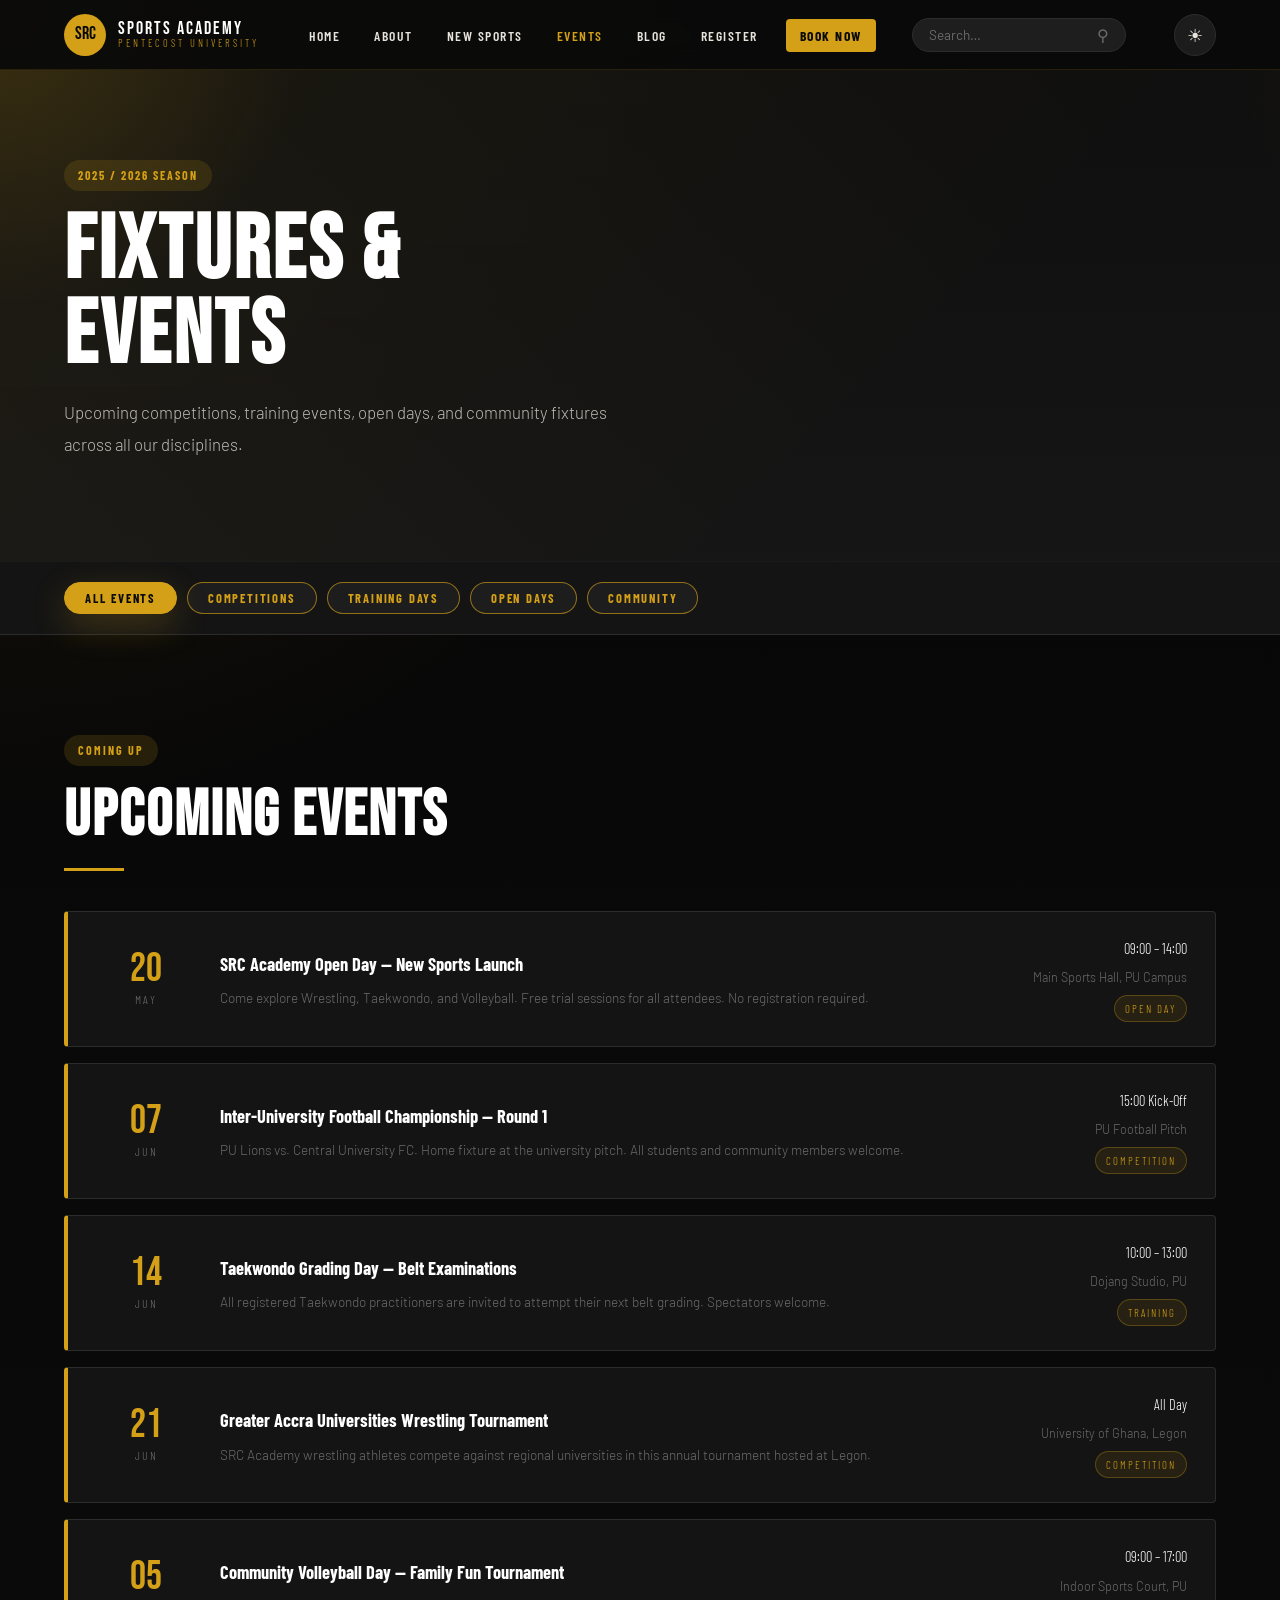
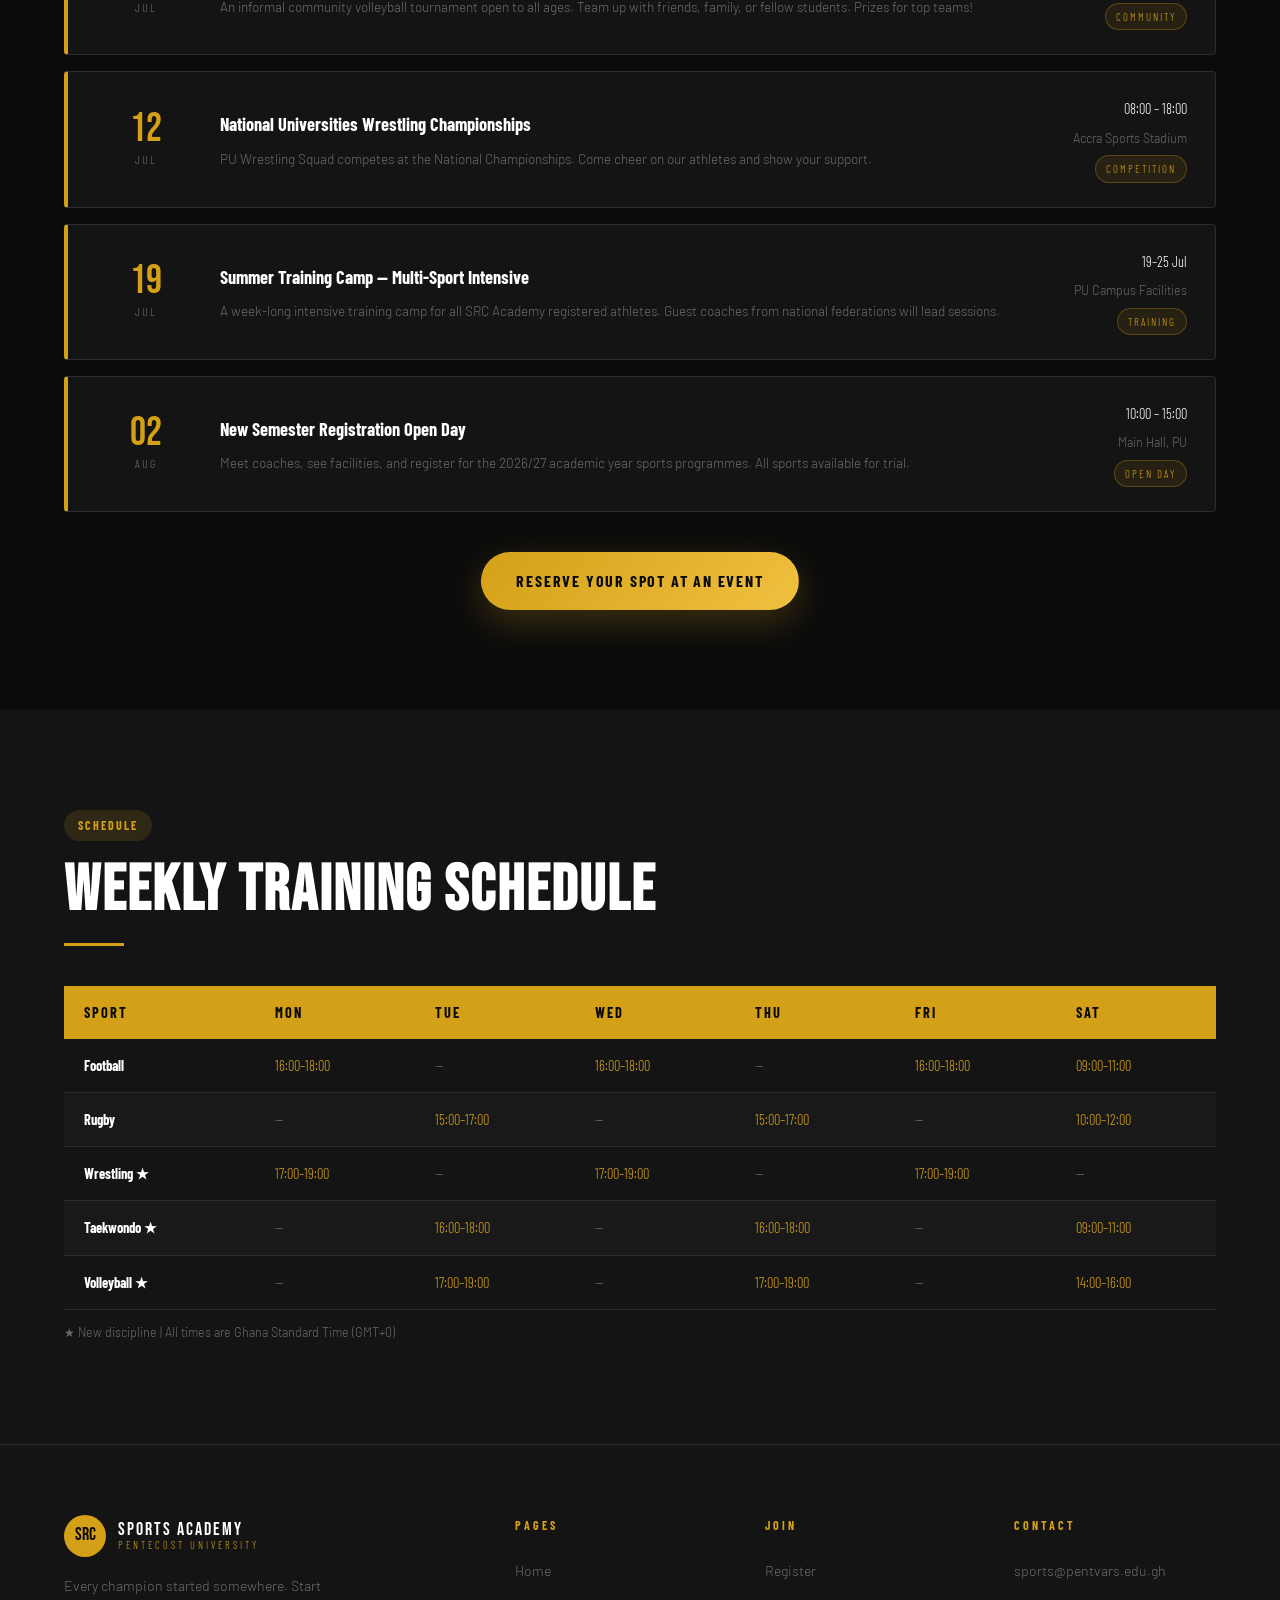
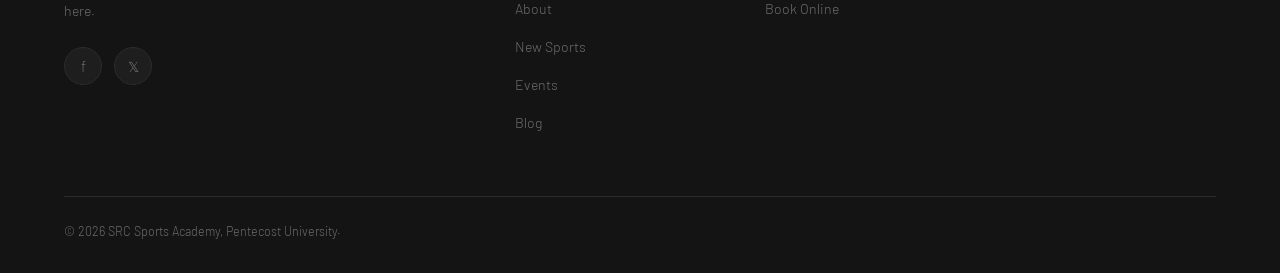
<file: events.html>
<!DOCTYPE html>
<html lang="en">
<head>
  <meta charset="UTF-8" />
  <meta name="viewport" content="width=device-width, initial-scale=1.0" />
  <meta name="description" content="Upcoming sports events, fixtures, schedules and competitions at SRC Sports Academy." />
  <title>Events | SRC Sports Academy</title>
  <link rel="stylesheet" href="style.css" />
</head>
<body>

  <a class="skip-link" href="#main-content">Skip to main content</a>

  <nav class="navbar" role="navigation" aria-label="Main navigation">
    <div class="container nav-inner">
      <a class="nav-logo" href="index.html" aria-label="SRC Sports Academy Home">
        <div class="nav-logo-icon">SRC</div>
        <div class="nav-logo-text"><span>Sports Academy</span><span>Pentecost University</span></div>
      </a>
      <ul class="nav-links" role="menubar">
        <li><a href="index.html">Home</a></li>
        <li><a href="about.html">About</a></li>
        <li><a href="sports.html">New Sports</a></li>
        <li><a href="events.html" class="active">Events</a></li>
        <li><a href="blog.html">Blog</a></li>
        <li><a href="register.html">Register</a></li>
        <li><a href="book.html" class="book-cta">Book Now</a></li>
      </ul>
      <div class="nav-search" role="search">
        <label for="site-search" class="sr-only">Search</label>
        <input type="search" id="site-search" placeholder="Search…" aria-label="Search" />
        <button type="button" aria-label="Search">&#9906;</button>
      </div>
      <button type="button" class="theme-toggle" aria-label="Toggle dark and light mode">☾</button>
      <button class="hamburger" id="hamburger" aria-label="Toggle mobile menu" aria-expanded="false">
        <span></span><span></span><span></span>
      </button>
    </div>
  </nav>

  <div class="mobile-nav" id="mobile-nav">
    <a href="index.html">Home</a>
    <a href="about.html">About</a>
    <a href="sports.html">New Sports</a>
    <a href="events.html">Events</a>
    <a href="blog.html">Blog</a>
    <a href="register.html">Register</a>
    <a href="book.html" class="book-cta-mob">Book Now →</a>
  </div>

  <main id="main-content">

    <section class="page-hero" aria-label="Events page header">
      <div class="page-hero-bg" aria-hidden="true"></div>
      <div class="page-hero-pattern" aria-hidden="true"></div>
      <div class="container">
        <span class="tag fade-up">2025 / 2026 Season</span>
        <h1 class="page-title fade-up delay-1">Fixtures &amp;<br>Events</h1>
        <p class="page-subtitle fade-up delay-2">Upcoming competitions, training events, open days, and community fixtures across all our disciplines.</p>
      </div>
    </section>

    <!-- FILTER BAR -->
    <div style="background:var(--dark2);border-bottom:1px solid var(--mid);padding:20px 0;" role="navigation" aria-label="Event category filter">
      <div class="container" style="display:flex;gap:10px;flex-wrap:wrap;">
        <button class="filter-btn active btn" style="padding:8px 20px;font-size:0.78rem;" data-filter="all" aria-pressed="true">All Events</button>
        <button class="filter-btn btn btn-outline" style="padding:8px 20px;font-size:0.78rem;" data-filter="competition" aria-pressed="false">Competitions</button>
        <button class="filter-btn btn btn-outline" style="padding:8px 20px;font-size:0.78rem;" data-filter="training" aria-pressed="false">Training Days</button>
        <button class="filter-btn btn btn-outline" style="padding:8px 20px;font-size:0.78rem;" data-filter="openday" aria-pressed="false">Open Days</button>
        <button class="filter-btn btn btn-outline" style="padding:8px 20px;font-size:0.78rem;" data-filter="community" aria-pressed="false">Community</button>
      </div>
    </div>

    <!-- UPCOMING EVENTS -->
    <section class="section-pad" aria-labelledby="events-heading">
      <div class="container">
        <span class="tag">Coming Up</span>
        <h2 class="section-title" id="events-heading">Upcoming Events</h2>
        <div class="divider"></div>

        <div class="events-list" id="events-list" role="list">

          <article class="event-item" role="listitem" data-category="openday">
            <div class="event-date" aria-label="May 20">
              <div class="event-day">20</div>
              <div class="event-month">May</div>
            </div>
            <div class="event-info">
              <h3>SRC Academy Open Day — New Sports Launch</h3>
              <p>Come explore Wrestling, Taekwondo, and Volleyball. Free trial sessions for all attendees. No registration required.</p>
            </div>
            <div class="event-meta">
              <span class="event-time">09:00 – 14:00</span>
              <span class="event-venue">Main Sports Hall, PU Campus</span>
              <span class="event-badge">Open Day</span>
            </div>
          </article>

          <article class="event-item" role="listitem" data-category="competition">
            <div class="event-date" aria-label="June 7">
              <div class="event-day">07</div>
              <div class="event-month">Jun</div>
            </div>
            <div class="event-info">
              <h3>Inter-University Football Championship — Round 1</h3>
              <p>PU Lions vs. Central University FC. Home fixture at the university pitch. All students and community members welcome.</p>
            </div>
            <div class="event-meta">
              <span class="event-time">15:00 Kick-Off</span>
              <span class="event-venue">PU Football Pitch</span>
              <span class="event-badge">Competition</span>
            </div>
          </article>

          <article class="event-item" role="listitem" data-category="training">
            <div class="event-date" aria-label="June 14">
              <div class="event-day">14</div>
              <div class="event-month">Jun</div>
            </div>
            <div class="event-info">
              <h3>Taekwondo Grading Day — Belt Examinations</h3>
              <p>All registered Taekwondo practitioners are invited to attempt their next belt grading. Spectators welcome.</p>
            </div>
            <div class="event-meta">
              <span class="event-time">10:00 – 13:00</span>
              <span class="event-venue">Dojang Studio, PU</span>
              <span class="event-badge">Training</span>
            </div>
          </article>

          <article class="event-item" role="listitem" data-category="competition">
            <div class="event-date" aria-label="June 21">
              <div class="event-day">21</div>
              <div class="event-month">Jun</div>
            </div>
            <div class="event-info">
              <h3>Greater Accra Universities Wrestling Tournament</h3>
              <p>SRC Academy wrestling athletes compete against regional universities in this annual tournament hosted at Legon.</p>
            </div>
            <div class="event-meta">
              <span class="event-time">All Day</span>
              <span class="event-venue">University of Ghana, Legon</span>
              <span class="event-badge">Competition</span>
            </div>
          </article>

          <article class="event-item" role="listitem" data-category="community">
            <div class="event-date" aria-label="July 5">
              <div class="event-day">05</div>
              <div class="event-month">Jul</div>
            </div>
            <div class="event-info">
              <h3>Community Volleyball Day — Family Fun Tournament</h3>
              <p>An informal community volleyball tournament open to all ages. Team up with friends, family, or fellow students. Prizes for top teams!</p>
            </div>
            <div class="event-meta">
              <span class="event-time">09:00 – 17:00</span>
              <span class="event-venue">Indoor Sports Court, PU</span>
              <span class="event-badge">Community</span>
            </div>
          </article>

          <article class="event-item" role="listitem" data-category="competition">
            <div class="event-date" aria-label="July 12">
              <div class="event-day">12</div>
              <div class="event-month">Jul</div>
            </div>
            <div class="event-info">
              <h3>National Universities Wrestling Championships</h3>
              <p>PU Wrestling Squad competes at the National Championships. Come cheer on our athletes and show your support.</p>
            </div>
            <div class="event-meta">
              <span class="event-time">08:00 – 18:00</span>
              <span class="event-venue">Accra Sports Stadium</span>
              <span class="event-badge">Competition</span>
            </div>
          </article>

          <article class="event-item" role="listitem" data-category="training">
            <div class="event-date" aria-label="July 19">
              <div class="event-day">19</div>
              <div class="event-month">Jul</div>
            </div>
            <div class="event-info">
              <h3>Summer Training Camp — Multi-Sport Intensive</h3>
              <p>A week-long intensive training camp for all SRC Academy registered athletes. Guest coaches from national federations will lead sessions.</p>
            </div>
            <div class="event-meta">
              <span class="event-time">19–25 Jul</span>
              <span class="event-venue">PU Campus Facilities</span>
              <span class="event-badge">Training</span>
            </div>
          </article>

          <article class="event-item" role="listitem" data-category="openday">
            <div class="event-date" aria-label="August 2">
              <div class="event-day">02</div>
              <div class="event-month">Aug</div>
            </div>
            <div class="event-info">
              <h3>New Semester Registration Open Day</h3>
              <p>Meet coaches, see facilities, and register for the 2026/27 academic year sports programmes. All sports available for trial.</p>
            </div>
            <div class="event-meta">
              <span class="event-time">10:00 – 15:00</span>
              <span class="event-venue">Main Hall, PU</span>
              <span class="event-badge">Open Day</span>
            </div>
          </article>

        </div>

        <div style="text-align:center;margin-top:40px;">
          <a href="book.html" class="btn btn-gold">Reserve Your Spot at an Event</a>
        </div>
      </div>
    </section>

    <!-- FIXTURES TABLE -->
    <section class="section-pad" style="background:var(--dark2);" aria-labelledby="fixtures-heading">
      <div class="container">
        <span class="tag">Schedule</span>
        <h2 class="section-title" id="fixtures-heading">Weekly Training Schedule</h2>
        <div class="divider"></div>
        <div style="overflow-x:auto;" role="region" aria-label="Weekly training schedule table">
          <table style="width:100%;border-collapse:collapse;font-family:var(--font-cond);font-size:0.9rem;" aria-label="Training timetable">
            <thead>
              <tr style="background:var(--gold);color:var(--dark);">
                <th scope="col" style="padding:14px 20px;text-align:left;letter-spacing:2px;text-transform:uppercase;">Sport</th>
                <th scope="col" style="padding:14px 20px;text-align:left;letter-spacing:2px;text-transform:uppercase;">Mon</th>
                <th scope="col" style="padding:14px 20px;text-align:left;letter-spacing:2px;text-transform:uppercase;">Tue</th>
                <th scope="col" style="padding:14px 20px;text-align:left;letter-spacing:2px;text-transform:uppercase;">Wed</th>
                <th scope="col" style="padding:14px 20px;text-align:left;letter-spacing:2px;text-transform:uppercase;">Thu</th>
                <th scope="col" style="padding:14px 20px;text-align:left;letter-spacing:2px;text-transform:uppercase;">Fri</th>
                <th scope="col" style="padding:14px 20px;text-align:left;letter-spacing:2px;text-transform:uppercase;">Sat</th>
              </tr>
            </thead>
            <tbody>
              <tr style="border-bottom:1px solid var(--mid);">
                <td style="padding:14px 20px;color:var(--white);font-weight:700;">Football</td>
                <td style="padding:14px 20px;color:var(--gold);">16:00–18:00</td>
                <td style="padding:14px 20px;color:var(--grey);">—</td>
                <td style="padding:14px 20px;color:var(--gold);">16:00–18:00</td>
                <td style="padding:14px 20px;color:var(--grey);">—</td>
                <td style="padding:14px 20px;color:var(--gold);">16:00–18:00</td>
                <td style="padding:14px 20px;color:var(--gold);">09:00–11:00</td>
              </tr>
              <tr style="border-bottom:1px solid var(--mid);background:rgba(255,255,255,0.02);">
                <td style="padding:14px 20px;color:var(--white);font-weight:700;">Rugby</td>
                <td style="padding:14px 20px;color:var(--grey);">—</td>
                <td style="padding:14px 20px;color:var(--gold);">15:00–17:00</td>
                <td style="padding:14px 20px;color:var(--grey);">—</td>
                <td style="padding:14px 20px;color:var(--gold);">15:00–17:00</td>
                <td style="padding:14px 20px;color:var(--grey);">—</td>
                <td style="padding:14px 20px;color:var(--gold);">10:00–12:00</td>
              </tr>
              <tr style="border-bottom:1px solid var(--mid);">
                <td style="padding:14px 20px;color:var(--white);font-weight:700;">Wrestling ★</td>
                <td style="padding:14px 20px;color:var(--gold);">17:00–19:00</td>
                <td style="padding:14px 20px;color:var(--grey);">—</td>
                <td style="padding:14px 20px;color:var(--gold);">17:00–19:00</td>
                <td style="padding:14px 20px;color:var(--grey);">—</td>
                <td style="padding:14px 20px;color:var(--gold);">17:00–19:00</td>
                <td style="padding:14px 20px;color:var(--grey);">—</td>
              </tr>
              <tr style="border-bottom:1px solid var(--mid);background:rgba(255,255,255,0.02);">
                <td style="padding:14px 20px;color:var(--white);font-weight:700;">Taekwondo ★</td>
                <td style="padding:14px 20px;color:var(--grey);">—</td>
                <td style="padding:14px 20px;color:var(--gold);">16:00–18:00</td>
                <td style="padding:14px 20px;color:var(--grey);">—</td>
                <td style="padding:14px 20px;color:var(--gold);">16:00–18:00</td>
                <td style="padding:14px 20px;color:var(--grey);">—</td>
                <td style="padding:14px 20px;color:var(--gold);">09:00–11:00</td>
              </tr>
              <tr style="border-bottom:1px solid var(--mid);">
                <td style="padding:14px 20px;color:var(--white);font-weight:700;">Volleyball ★</td>
                <td style="padding:14px 20px;color:var(--grey);">—</td>
                <td style="padding:14px 20px;color:var(--gold);">17:00–19:00</td>
                <td style="padding:14px 20px;color:var(--grey);">—</td>
                <td style="padding:14px 20px;color:var(--gold);">17:00–19:00</td>
                <td style="padding:14px 20px;color:var(--grey);">—</td>
                <td style="padding:14px 20px;color:var(--gold);">14:00–16:00</td>
              </tr>
            </tbody>
          </table>
          <p style="font-size:0.78rem;color:var(--grey);margin-top:12px;">★ New discipline | All times are Ghana Standard Time (GMT+0)</p>
        </div>
      </div>
    </section>

  </main>

  <footer role="contentinfo">
    <div class="container">
      <div class="footer-grid">
        <div class="footer-brand">
          <div class="nav-logo">
            <div class="nav-logo-icon">SRC</div>
            <div class="nav-logo-text"><span>Sports Academy</span><span>Pentecost University</span></div>
          </div>
          <p>Every champion started somewhere. Start here.</p>
          <div class="social-icons" aria-label="Social media links">
            <a href="#" class="social-icon" aria-label="Facebook">f</a>
            <a href="#" class="social-icon" aria-label="Twitter">𝕏</a>
          </div>
        </div>
        <div class="footer-col"><h4>Pages</h4><ul>
          <li><a href="index.html">Home</a></li>
          <li><a href="about.html">About</a></li>
          <li><a href="sports.html">New Sports</a></li>
          <li><a href="events.html">Events</a></li>
          <li><a href="blog.html">Blog</a></li>
        </ul></div>
        <div class="footer-col"><h4>Join</h4><ul>
          <li><a href="register.html">Register</a></li>
          <li><a href="book.html">Book Online</a></li>
        </ul></div>
        <div class="footer-col"><h4>Contact</h4><ul>
          <li><a href="mailto:sports@pentvars.edu.gh">sports@pentvars.edu.gh</a></li>
        </ul></div>
      </div>
      <div class="footer-bottom">
        <p class="footer-copy">&copy; 2026 SRC Sports Academy, Pentecost University.</p>
      </div>
    </div>
  </footer>

  <script src="https://code.jquery.com/jquery-3.7.1.min.js"
          integrity="sha256-/JqT3SQfawRcv/BIHPThkBvs0OEvtFFmqPF/lYI/Cxo=" crossorigin="anonymous"></script>
  <script>
  document.addEventListener('DOMContentLoaded', function () {
    const hamburger = document.getElementById('hamburger');
    const mobileNav = document.getElementById('mobile-nav');
    const filterButtons = document.querySelectorAll('.filter-btn');
    const eventItems = document.querySelectorAll('.event-item');

    if (hamburger && mobileNav) {
      hamburger.addEventListener('click', function () {
        mobileNav.classList.toggle('open');
        hamburger.classList.toggle('open');
        hamburger.setAttribute('aria-expanded', mobileNav.classList.contains('open'));
      });
    }

    function updateEventFilter(filter) {
      filterButtons.forEach((btn) => {
        btn.classList.toggle('btn-gold', btn.dataset.filter === filter);
        btn.classList.toggle('btn-outline', btn.dataset.filter !== filter);
        btn.setAttribute('aria-pressed', btn.dataset.filter === filter ? 'true' : 'false');
      });

      eventItems.forEach((item) => {
        const show = filter === 'all' || item.dataset.category === filter;
        item.style.display = show ? '' : 'none';
      });
    }

    filterButtons.forEach((button) => {
      button.addEventListener('click', function () {
        updateEventFilter(this.dataset.filter);
      });
    });

    updateEventFilter('all');
  });
  </script>
  <style>
    .filter-btn { cursor:pointer; }
    .filter-btn.btn-gold { background:var(--gold);color:var(--dark);border-color:var(--gold); }
  </style>
  <script src="theme-toggle.js"></script>
</body>
</html>
</file>
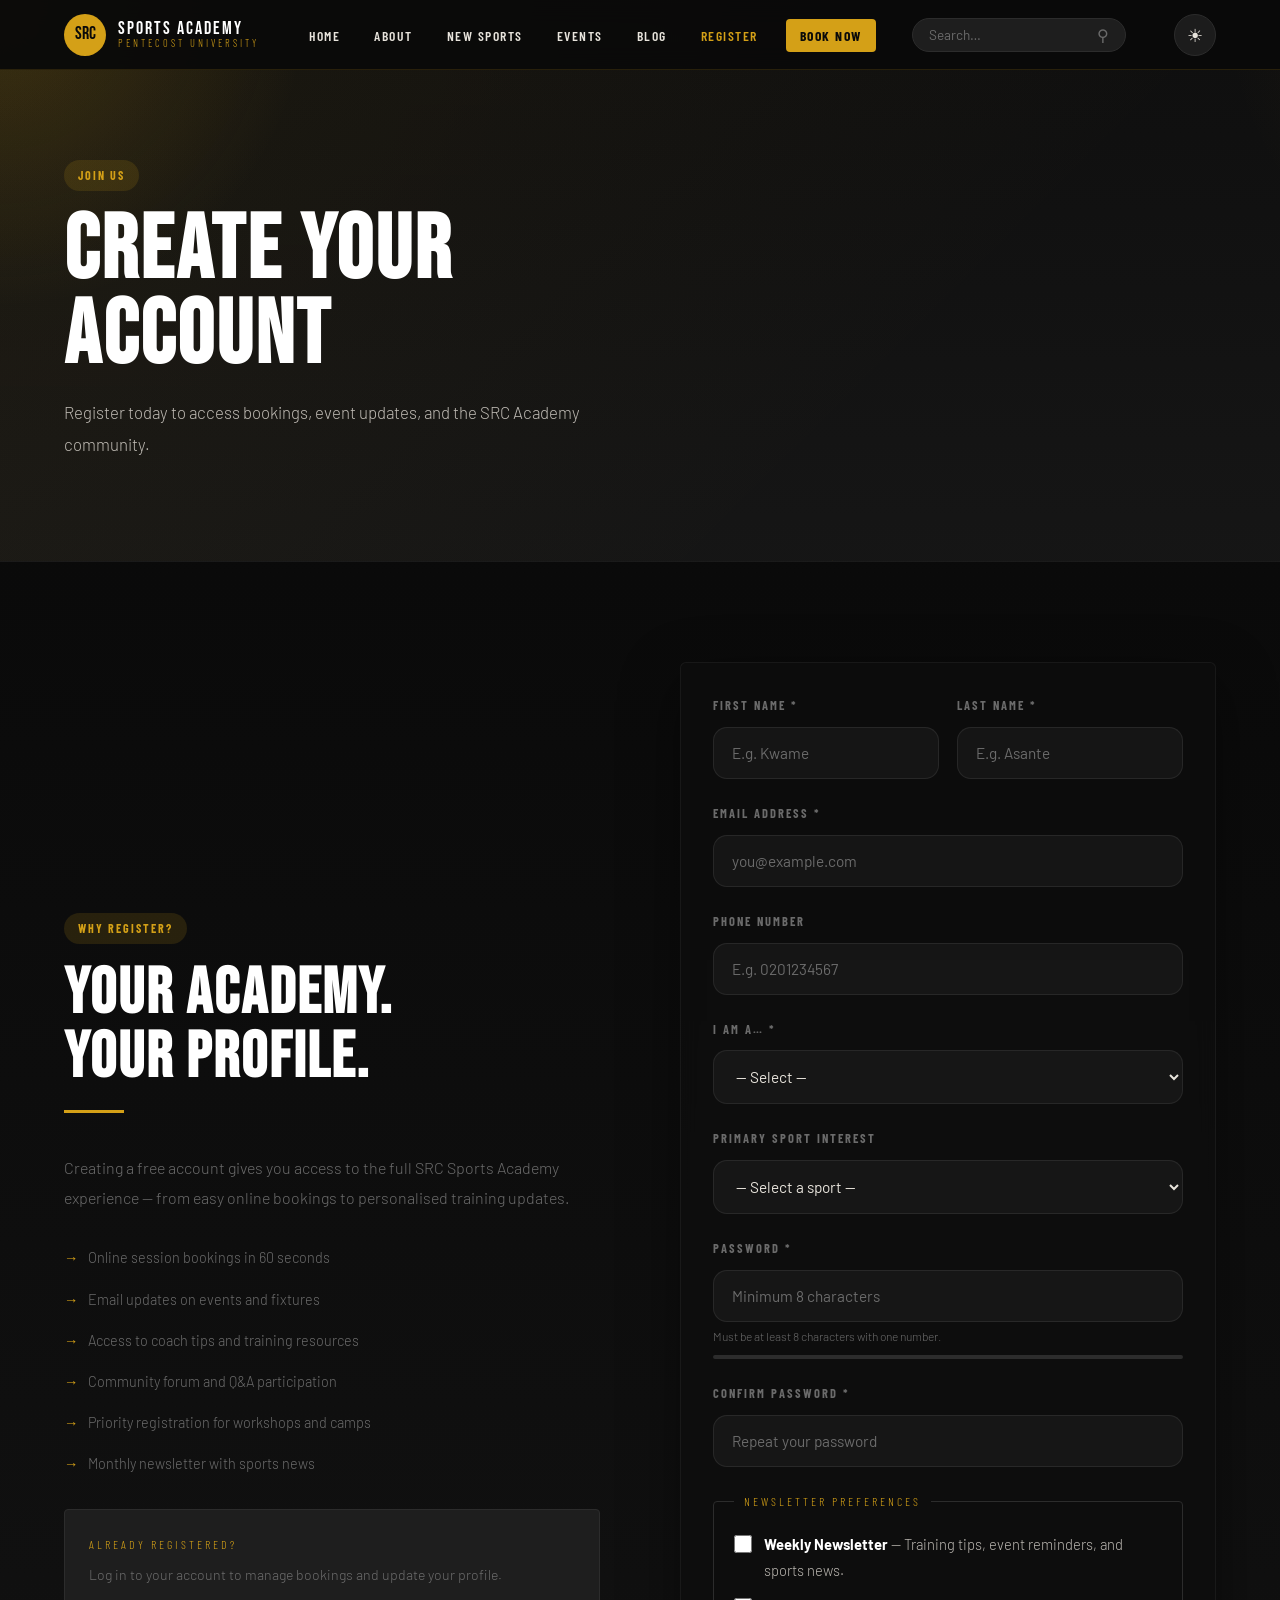
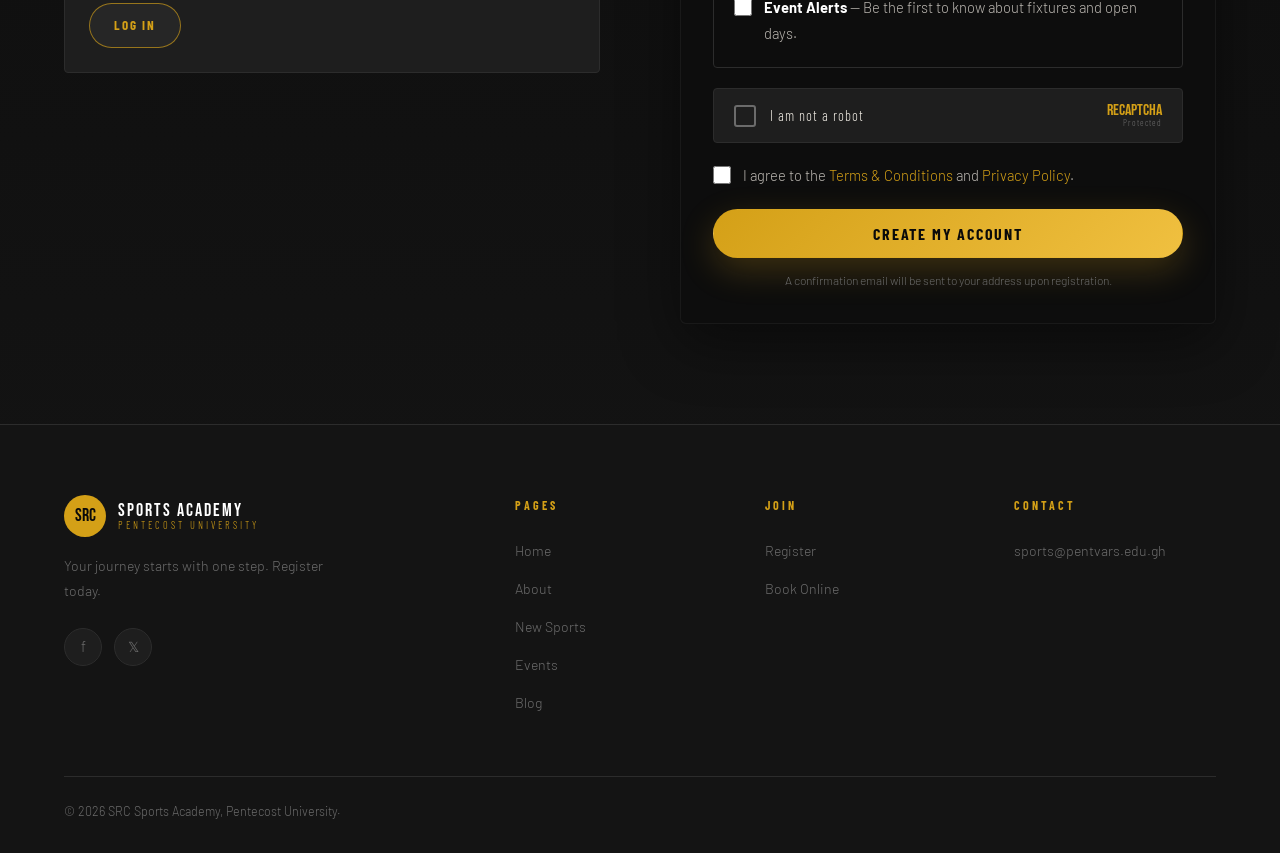
<file: register.html>
<!DOCTYPE html>
<html lang="en">
<head>
  <meta charset="UTF-8" />
  <meta name="viewport" content="width=device-width, initial-scale=1.0" />
  <meta name="description" content="Register with SRC Sports Academy — create your account and subscribe to our newsletter." />
  <title>Register | SRC Sports Academy</title>
  <link rel="stylesheet" href="style.css" />
</head>
<body>

  <a class="skip-link" href="#main-content">Skip to main content</a>

  <nav class="navbar" role="navigation" aria-label="Main navigation">
    <div class="container nav-inner">
      <a class="nav-logo" href="index.html" aria-label="SRC Sports Academy Home">
        <div class="nav-logo-icon">SRC</div>
        <div class="nav-logo-text"><span>Sports Academy</span><span>Pentecost University</span></div>
      </a>
      <ul class="nav-links" role="menubar">
        <li><a href="index.html">Home</a></li>
        <li><a href="about.html">About</a></li>
        <li><a href="sports.html">New Sports</a></li>
        <li><a href="events.html">Events</a></li>
        <li><a href="blog.html">Blog</a></li>
        <li><a href="register.html" class="active">Register</a></li>
        <li><a href="book.html" class="book-cta">Book Now</a></li>
      </ul>
      <div class="nav-search" role="search">
        <label for="site-search" class="sr-only">Search</label>
        <input type="search" id="site-search" placeholder="Search…" aria-label="Search" />
        <button type="button" aria-label="Search">&#9906;</button>
      </div>
      <button type="button" class="theme-toggle" aria-label="Toggle dark and light mode">☾</button>
      <button class="hamburger" id="hamburger" aria-label="Toggle mobile menu" aria-expanded="false">
        <span></span><span></span><span></span>
      </button>
    </div>
  </nav>

  <div class="mobile-nav" id="mobile-nav">
    <a href="index.html">Home</a>
    <a href="about.html">About</a>
    <a href="sports.html">New Sports</a>
    <a href="events.html">Events</a>
    <a href="blog.html">Blog</a>
    <a href="register.html">Register</a>
    <a href="book.html" class="book-cta-mob">Book Now →</a>
  </div>

  <main id="main-content">

    <section class="page-hero" aria-label="Register page header">
      <div class="page-hero-bg" aria-hidden="true"></div>
      <div class="page-hero-pattern" aria-hidden="true"></div>
      <div class="container">
        <span class="tag fade-up">Join Us</span>
        <h1 class="page-title fade-up delay-1">Create Your<br>Account</h1>
        <p class="page-subtitle fade-up delay-2">Register today to access bookings, event updates, and the SRC Academy community.</p>
      </div>
    </section>

    <!-- REGISTER SECTION -->
    <section class="form-section section-pad" aria-labelledby="reg-heading">
      <div class="container">
        <div class="reg-layout">

          <!-- LEFT: Benefits -->
          <div>
            <span class="tag">Why Register?</span>
            <h2 class="section-title" id="reg-heading">Your Academy.<br>Your Profile.</h2>
            <div class="divider"></div>
            <p style="color:var(--grey);line-height:1.9;margin-bottom:16px;">
              Creating a free account gives you access to the full SRC Sports Academy experience — from easy online bookings to personalised training updates.
            </p>
            <ul class="reg-features" aria-label="Benefits of registering">
              <li>Online session bookings in 60 seconds</li>
              <li>Email updates on events and fixtures</li>
              <li>Access to coach tips and training resources</li>
              <li>Community forum and Q&amp;A participation</li>
              <li>Priority registration for workshops and camps</li>
              <li>Monthly newsletter with sports news</li>
            </ul>
            <div style="background:var(--dark3);border:1px solid var(--mid);border-radius:var(--radius);padding:24px;margin-top:24px;">
              <div style="font-family:var(--font-cond);font-size:0.75rem;letter-spacing:3px;text-transform:uppercase;color:var(--gold);margin-bottom:8px;">Already registered?</div>
              <p style="font-size:0.88rem;color:var(--grey);">Log in to your account to manage bookings and update your profile.</p>
              <a href="#" class="btn btn-outline" style="margin-top:16px;padding:10px 24px;font-size:0.82rem;">Log In</a>
            </div>
          </div>

          <!-- RIGHT: Form -->
          <div class="form-wrap" style="max-width:100%;">
            <form id="reg-form" novalidate aria-label="User registration form" autocomplete="on">

              <div class="form-row">
                <div class="form-group">
                  <label class="form-label" for="first-name">First Name <span aria-hidden="true">*</span></label>
                  <input class="form-input" type="text" id="first-name" name="first_name"
                         placeholder="E.g. Kwame" required aria-required="true"
                         autocomplete="given-name" />
                  <div class="form-error" id="fn-err" role="alert">Enter your first name.</div>
                </div>
                <div class="form-group">
                  <label class="form-label" for="last-name">Last Name <span aria-hidden="true">*</span></label>
                  <input class="form-input" type="text" id="last-name" name="last_name"
                         placeholder="E.g. Asante" required aria-required="true"
                         autocomplete="family-name" />
                  <div class="form-error" id="ln-err" role="alert">Enter your last name.</div>
                </div>
              </div>

              <div class="form-group">
                <label class="form-label" for="email">Email Address <span aria-hidden="true">*</span></label>
                <input class="form-input" type="email" id="email" name="email"
                       placeholder="you@example.com" required aria-required="true"
                       autocomplete="email" />
                <div class="form-error" id="em-err" role="alert">Enter a valid email address.</div>
              </div>

              <div class="form-group">
                <label class="form-label" for="phone">Phone Number</label>
                <input class="form-input" type="tel" id="phone" name="phone"
                       placeholder="E.g. 0201234567" autocomplete="tel" />
              </div>

              <div class="form-group">
                <label class="form-label" for="user-type">I am a… <span aria-hidden="true">*</span></label>
                <select class="form-select" id="user-type" name="user_type" required aria-required="true">
                  <option value="">— Select —</option>
                  <option value="student">Pentecost University Student</option>
                  <option value="staff">University Staff Member</option>
                  <option value="community">Community Member</option>
                  <option value="parent">Parent / Guardian</option>
                </select>
                <div class="form-error" id="ut-err" role="alert">Please select your user type.</div>
              </div>

              <div class="form-group" id="student-id-group" style="display:none;">
                <label class="form-label" for="student-id">Student ID</label>
                <input class="form-input" type="text" id="student-id" name="student_id"
                       placeholder="E.g. PU/L200/2024/001" />
              </div>

              <div class="form-group">
                <label class="form-label" for="sport-interest">Primary Sport Interest</label>
                <select class="form-select" id="sport-interest" name="sport">
                  <option value="">— Select a sport —</option>
                  <optgroup label="Existing Sports">
                    <option>Football</option>
                    <option>Rugby</option>
                    <option>Gym Workout</option>
                    <option>Table Tennis</option>
                    <option>Handball</option>
                    <option>Gymnastics</option>
                  </optgroup>
                  <optgroup label="New Sports">
                    <option>Wrestling</option>
                    <option>Taekwondo</option>
                    <option>Volleyball</option>
                  </optgroup>
                </select>
              </div>

              <div class="form-group">
                <label class="form-label" for="password">Password <span aria-hidden="true">*</span></label>
                <input class="form-input" type="password" id="password" name="password"
                       placeholder="Minimum 8 characters" required aria-required="true"
                       autocomplete="new-password" aria-describedby="pw-hint" />
                <div id="pw-hint" style="font-size:0.75rem;color:var(--grey);margin-top:4px;">
                  Must be at least 8 characters with one number.
                </div>
                <div class="form-error" id="pw-err" role="alert">Password must be at least 8 characters with a number.</div>
                <div id="pw-strength" style="margin-top:8px;height:4px;background:var(--mid);border-radius:2px;overflow:hidden;">
                  <div id="pw-bar" style="height:100%;width:0;background:var(--gold);transition:width 0.3s,background 0.3s;"></div>
                </div>
              </div>

              <div class="form-group">
                <label class="form-label" for="confirm-password">Confirm Password <span aria-hidden="true">*</span></label>
                <input class="form-input" type="password" id="confirm-password" name="confirm_password"
                       placeholder="Repeat your password" required aria-required="true"
                       autocomplete="new-password" />
                <div class="form-error" id="cp-err" role="alert">Passwords do not match.</div>
              </div>

              <!-- Newsletter Subscription -->
              <fieldset style="border:1px solid var(--mid);border-radius:var(--radius);padding:20px;margin-bottom:20px;">
                <legend style="font-family:var(--font-cond);font-size:0.75rem;letter-spacing:3px;text-transform:uppercase;color:var(--gold);padding:0 10px;">Newsletter Preferences</legend>
                <div class="checkbox-group" style="margin-bottom:12px;">
                  <input type="checkbox" id="nl-weekly" name="newsletter_weekly" />
                  <label class="checkbox-label" for="nl-weekly">
                    <strong style="color:var(--white);">Weekly Newsletter</strong> — Training tips, event reminders, and sports news.
                  </label>
                </div>
                <div class="checkbox-group">
                  <input type="checkbox" id="nl-events" name="newsletter_events" />
                  <label class="checkbox-label" for="nl-events">
                    <strong style="color:var(--white);">Event Alerts</strong> — Be the first to know about fixtures and open days.
                  </label>
                </div>
              </fieldset>

              <!-- CAPTCHA -->
              <div class="captcha-box" id="captcha-box" role="checkbox" aria-checked="false" tabindex="0"
                   aria-label="I am not a robot — click to verify">
                <div class="captcha-check" id="captcha-check">
                  <span id="captcha-tick" style="display:none;color:var(--dark);font-weight:900;">✓</span>
                </div>
                <span class="captcha-label">I am not a robot</span>
                <div class="captcha-logo">
                  reCAPTCHA<br><small>Protected</small>
                </div>
              </div>
              <div class="form-error" id="cap-err" role="alert">Please complete the CAPTCHA verification.</div>

              <!-- Terms -->
              <div class="checkbox-group" style="margin:20px 0;">
                <input type="checkbox" id="terms" name="terms" required aria-required="true" />
                <label class="checkbox-label" for="terms">
                  I agree to the <a href="#">Terms &amp; Conditions</a> and <a href="#">Privacy Policy</a>.
                </label>
              </div>
              <div class="form-error" id="terms-err" role="alert">You must accept the terms to continue.</div>

              <button type="submit" class="btn btn-gold" style="width:100%;font-size:1rem;"
                      aria-describedby="reg-hint">Create My Account</button>
              <p id="reg-hint" style="font-size:0.75rem;color:var(--grey);text-align:center;margin-top:12px;">
                A confirmation email will be sent to your address upon registration.
              </p>

              <div class="form-success" id="reg-success" role="status">
                ✓ Account created successfully! Check your inbox for a confirmation email.
              </div>

            </form>
          </div>
        </div>
      </div>
    </section>

  </main>

  <footer role="contentinfo">
    <div class="container">
      <div class="footer-grid">
        <div class="footer-brand">
          <div class="nav-logo">
            <div class="nav-logo-icon">SRC</div>
            <div class="nav-logo-text"><span>Sports Academy</span><span>Pentecost University</span></div>
          </div>
          <p>Your journey starts with one step. Register today.</p>
          <div class="social-icons" aria-label="Social media links">
            <a href="#" class="social-icon" aria-label="Facebook">f</a>
            <a href="#" class="social-icon" aria-label="Twitter">𝕏</a>
          </div>
        </div>
        <div class="footer-col"><h4>Pages</h4><ul>
          <li><a href="index.html">Home</a></li>
          <li><a href="about.html">About</a></li>
          <li><a href="sports.html">New Sports</a></li>
          <li><a href="events.html">Events</a></li>
          <li><a href="blog.html">Blog</a></li>
        </ul></div>
        <div class="footer-col"><h4>Join</h4><ul>
          <li><a href="register.html">Register</a></li>
          <li><a href="book.html">Book Online</a></li>
        </ul></div>
        <div class="footer-col"><h4>Contact</h4><ul>
          <li><a href="mailto:sports@pentvars.edu.gh">sports@pentvars.edu.gh</a></li>
        </ul></div>
      </div>
      <div class="footer-bottom">
        <p class="footer-copy">&copy; 2026 SRC Sports Academy, Pentecost University.</p>
      </div>
    </div>
  </footer>

  <script src="https://code.jquery.com/jquery-3.7.1.min.js"
          integrity="sha256-/JqT3SQfawRcv/BIHPThkBvs0OEvtFFmqPF/lYI/Cxo=" crossorigin="anonymous"></script>
  <script>
  $(function () {
    /* Hamburger */
    $('#hamburger').on('click', function () {
      $('#mobile-nav, #hamburger').toggleClass('open');
      $(this).attr('aria-expanded', $('#mobile-nav').hasClass('open'));
    });

    /* Show student ID field when student selected */
    $('#user-type').on('change', function () {
      if ($(this).val() === 'student') {
        $('#student-id-group').slideDown(200);
      } else {
        $('#student-id-group').slideUp(200);
      }
    });

    /* Password strength meter */
    $('#password').on('input', function () {
      const val = $(this).val();
      let strength = 0;
      if (val.length >= 8)  strength += 33;
      if (/\d/.test(val))   strength += 33;
      if (/[A-Z]/.test(val)) strength += 34;
      $('#pw-bar').css('width', strength + '%');
      if (strength < 40)      $('#pw-bar').css('background', '#C0392B');
      else if (strength < 80) $('#pw-bar').css('background', '#F0C040');
      else                    $('#pw-bar').css('background', '#27AE60');
    });

    /* CAPTCHA simulation */
    let captchaDone = false;
    $('#captcha-box').on('click keypress', function (e) {
      if (e.type === 'keypress' && e.which !== 13) return;
      captchaDone = true;
      $('#captcha-check').addClass('checked');
      $('#captcha-tick').show();
      $(this).attr('aria-checked', 'true');
    });

    /* Validation helpers */
    function validate(id, errId, test) {
      const $el = $('#' + id);
      if (!test($el.val())) {
        $el.addClass('invalid');
        $('#' + errId).show();
        return false;
      }
      $el.removeClass('invalid');
      $('#' + errId).hide();
      return true;
    }

    /* Registration Form Submit */
    $('#reg-form').on('submit', function (e) {
      e.preventDefault();
      let ok = true;
      ok = validate('first-name', 'fn-err', v => v.trim().length > 0) && ok;
      ok = validate('last-name',  'ln-err', v => v.trim().length > 0) && ok;
      ok = validate('email', 'em-err', v => /^[^\s@]+@[^\s@]+\.[^\s@]+$/.test(v)) && ok;
      ok = validate('user-type', 'ut-err', v => v.trim().length > 0) && ok;
      ok = validate('password', 'pw-err', v => v.length >= 8 && /\d/.test(v)) && ok;
      const pw = $('#password').val();
      const cp = $('#confirm-password').val();
      if (pw !== cp || !cp) {
        $('#confirm-password').addClass('invalid');
        $('#cp-err').show();
        ok = false;
      } else {
        $('#confirm-password').removeClass('invalid');
        $('#cp-err').hide();
      }
      if (!captchaDone) { $('#cap-err').show(); ok = false; }
      else               { $('#cap-err').hide(); }
      if (!$('#terms').is(':checked')) { $('#terms-err').show(); ok = false; }
      else                              { $('#terms-err').hide(); }

      if (ok) {
        const $btn = $(this).find('button[type=submit]');
        $btn.prop('disabled', true).text('Creating Account…');
        setTimeout(() => {
          $('#reg-success').show();
          this.reset();
          captchaDone = false;
          $('#captcha-check').removeClass('checked');
          $('#captcha-tick').hide();
          $('#captcha-box').attr('aria-checked', 'false');
          $('#pw-bar').css('width', '0');
          $btn.prop('disabled', false).text('Create My Account');
          $('html,body').animate({ scrollTop: $('#reg-success').offset().top - 100 }, 400);
        }, 1000);
      }
    });
  });
  </script>
  <script src="theme-toggle.js"></script>
</body>
</html>
</file>
<file: style.css>
/* ============================================================
   SRC SPORTS ACADEMY — EXTERNAL STYLESHEET
   Pentecost University | Level 200 Web Design Project
   ============================================================ */

@import url('https://fonts.googleapis.com/css2?family=Bebas+Neue&family=Barlow:ital,wght@0,300;0,400;0,600;0,700;1,300&family=Barlow+Condensed:wght@400;600;700&display=swap');

/* ── CSS Variables ─────────────────────────────────────── */
:root {
  --gold:    #D4A017;
  --gold-lt: #F0C040;
  --dark:    #0A0A0A;
  --dark2:   #141414;
  --dark3:   #1E1E1E;
  --mid:     #2C2C2C;
  --grey:    #6B6B6B;
  --light:   #E8E4DC;
  --white:   #FFFFFF;
  --red:     #C0392B;

  --font-display: 'Bebas Neue', sans-serif;
  --font-cond:    'Barlow Condensed', sans-serif;
  --font-body:    'Barlow', sans-serif;

  --nav-h: 70px;
  --radius: 4px;
  --transition: 0.3s ease;
  --shadow: 0 8px 40px rgba(0,0,0,0.5);
  --bg: radial-gradient(circle at top left, rgba(212,160,23,0.12), transparent 22%), linear-gradient(180deg, #060606 0%, #0f0f0f 100%);
  --surface: var(--dark2);
  --surface-strong: var(--dark3);
  --surface-soft: rgba(255,255,255,0.04);
  --border-color: var(--mid);
  --text: var(--light);
  --text-muted: var(--grey);
  --card-border: rgba(255,255,255,0.06);
}

body.light-mode {
  --dark: #f4f3ee;
  --dark2: #fbf9f4;
  --dark3: #ffffff;
  --mid: #d7c2a0;
  --grey: #6b6b6b;
  --light: #1a1a1a;
  --white: #111111;
  --text: #111111;
  --text-muted: #5d5d5d;
  --bg: radial-gradient(circle at top left, rgba(212,160,23,0.18), transparent 24%), linear-gradient(180deg, #fbf7f0 0%, #ede7db 100%);
  --surface: var(--dark2);
  --surface-strong: var(--dark3);
  --surface-soft: rgba(0,0,0,0.03);
  --border-color: rgba(0,0,0,0.12);
  --card-border: rgba(0,0,0,0.08);
}

body.light-mode .form-wrap {
  background: rgba(255,255,255,0.92);
  border-color: rgba(0,0,0,0.08);
  box-shadow: 0 18px 60px rgba(0,0,0,0.08);
}
body.light-mode .form-input,
body.light-mode .form-select,
body.light-mode .form-textarea {
  background: rgba(0,0,0,0.04);
  border-color: rgba(0,0,0,0.08);
  color: var(--text);
}
body.light-mode .form-input::placeholder,
body.light-mode .form-textarea::placeholder {
  color: var(--grey);
}
body.light-mode .hero-overlay {
  background: linear-gradient(135deg, rgba(20,20,20,0.60) 40%, rgba(212,160,23,0.12) 100%);
}
body.light-mode .sport-card-overlay {
  background: linear-gradient(to top, rgba(15,15,15,0.92) 0%, rgba(25,25,25,0.55) 60%);
}
body.light-mode .sport-name {
  color: #FFFFFF;
  text-shadow: 0 2px 8px rgba(0,0,0,0.4);
}
body.light-mode .sport-tag {
  color: #FFD700;
  text-shadow: 0 1px 4px rgba(0,0,0,0.3);
}
body.light-mode .sport-book {
  color: #FFFFFF;
  text-shadow: 0 1px 4px rgba(0,0,0,0.3);
}
body.light-mode .hero-title {
  color: #FFFFFF;
}
body.light-mode .hero-title em {
  color: #FFD700;
}


/* ── Reset ─────────────────────────────────────────────── */
*, *::before, *::after { box-sizing: border-box; margin: 0; padding: 0; }
html { scroll-behavior: smooth; }
body {
  min-height: 100vh;
  background: var(--bg);
  color: var(--text);
  font-family: var(--font-body);
  font-weight: 300;
  font-size: 1rem;
  line-height: 1.75;
  overflow-x: hidden;
}
img { max-width: 100%; display: block; }
a { color: inherit; text-decoration: none; transition: color var(--transition); }
a:hover { color: var(--gold); }
ul { list-style: none; }
button, input, textarea, select {
  font-family: var(--font-body);
  outline: none;
  border: none;
  background: none;
}
button:focus-visible,
input:focus-visible,
textarea:focus-visible,
select:focus-visible {
  outline: 3px solid rgba(212,160,23,0.35);
  outline-offset: 3px;
}

/* ── Utility ───────────────────────────────────────────── */
.container        { max-width: 1200px; margin: 0 auto; padding: 0 24px; }
.section-pad      { padding: 100px 0; }
.section-pad-sm   { padding: 60px 0; }
.text-gold        { color: var(--gold); }
.text-center      { text-align: center; }
.btn {
  display: inline-flex;
  align-items: center;
  justify-content: center;
  padding: 14px 34px;
  font-family: var(--font-cond);
  font-size: 1rem;
  font-weight: 700;
  letter-spacing: 1.8px;
  text-transform: uppercase;
  cursor: pointer;
  border-radius: 999px;
  transition: transform var(--transition), box-shadow var(--transition), background var(--transition), color var(--transition);
  border: 1px solid transparent;
}
.btn-gold {
  background: linear-gradient(135deg, var(--gold), var(--gold-lt));
  color: var(--dark);
  box-shadow: 0 12px 35px rgba(212,160,23,0.24);
}
.btn-gold:hover {
  background: linear-gradient(135deg, #f3cf6f, #ffe493);
  transform: translateY(-3px);
}
.btn-outline {
  border: 1px solid rgba(212,160,23,0.65);
  color: var(--gold);
  background: rgba(255,255,255,0.04);
}
.btn-outline:hover {
  background: rgba(212,160,23,0.12);
  color: var(--gold);
  transform: translateY(-2px);
}
.btn svg,
.btn-icon { margin-left: 10px; }
.tag {
  display: inline-block;
  padding: 5px 14px;
  background: rgba(212,160,23,0.14);
  color: var(--gold);
  font-family: var(--font-cond);
  font-size: 0.75rem;
  font-weight: 700;
  letter-spacing: 2px;
  text-transform: uppercase;
  border-radius: 999px;
  margin-bottom: 18px;
}
.section-title {
  font-family: var(--font-display);
  font-size: clamp(2.4rem, 5vw, 4rem);
  line-height: 1;
  letter-spacing: 2px;
  color: var(--white);
  margin-bottom: 16px;
}
.section-sub {
  font-size: 1.05rem;
  color: var(--grey);
  max-width: 600px;
  line-height: 1.8;
}
.divider {
  width: 60px; height: 3px;
  background: var(--gold);
  margin: 20px 0 40px;
}
.divider.center { margin: 20px auto 40px; }
.sr-only {
  position: absolute; width: 1px; height: 1px;
  padding: 0; margin: -1px; overflow: hidden;
  clip: rect(0,0,0,0); border: 0;
}

/* ── Skip Link (Accessibility) ─────────────────────────── */
.skip-link {
  position: absolute;
  top: -50px; left: 16px;
  background: var(--gold);
  color: var(--dark);
  padding: 10px 20px;
  font-weight: 700;
  z-index: 9999;
  border-radius: 0 0 4px 4px;
  transition: top 0.2s;
}
.skip-link:focus { top: 0; }

/* ── NAVIGATION ────────────────────────────────────────── */
.navbar {
  position: fixed; top: 0; left: 0; right: 0;
  height: var(--nav-h);
  background: rgba(10,10,10,0.95);
  backdrop-filter: blur(12px);
  border-bottom: 1px solid rgba(212,160,23,0.15);
  z-index: 1000;
  display: flex;
  align-items: center;
}
.nav-inner {
  display: flex; align-items: center;
  justify-content: space-between;
  width: 100%;
}
.nav-logo {
  display: flex; align-items: center; gap: 12px;
}
.nav-logo-icon {
  width: 42px; height: 42px;
  background: var(--gold);
  border-radius: 50%;
  display: flex; align-items: center; justify-content: center;
  font-family: var(--font-display);
  font-size: 1.1rem;
  color: var(--dark);
  flex-shrink: 0;
}
.nav-logo-text {
  display: flex; flex-direction: column;
  line-height: 1.1;
}
.nav-logo-text span:first-child {
  font-family: var(--font-display);
  font-size: 1.1rem;
  letter-spacing: 2px;
  color: var(--white);
}
.nav-logo-text span:last-child {
  font-family: var(--font-cond);
  font-size: 0.65rem;
  letter-spacing: 3px;
  color: var(--gold);
  text-transform: uppercase;
}
.nav-links {
  display: flex; align-items: center; gap: 6px;
}
.nav-links a {
  font-family: var(--font-cond);
  font-size: 0.85rem;
  font-weight: 600;
  letter-spacing: 1.5px;
  text-transform: uppercase;
  color: var(--light);
  padding: 8px 14px;
  border-radius: var(--radius);
  transition: var(--transition);
}
.nav-links a:hover,
.nav-links a.active {
  color: var(--gold);
}
.nav-links .book-cta {
  background: var(--gold);
  color: var(--dark) !important;
  font-weight: 700;
  margin-left: 8px;
}
.nav-links .book-cta:hover {
  background: var(--gold-lt);
  transform: translateY(-1px);
}
.nav-search {
  display: flex; align-items: center;
  background: var(--dark3);
  border: 1px solid var(--mid);
  border-radius: 30px;
  padding: 6px 16px;
  gap: 8px;
  transition: var(--transition);
}
.nav-search:focus-within {
  border-color: var(--gold);
}
.nav-search input {
  background: none;
  color: var(--text);
  font-size: 0.85rem;
  width: 160px;
}
.nav-search input::placeholder { color: var(--grey); }
.nav-search button {
  color: var(--grey);
  cursor: pointer;
  font-size: 1rem;
  transition: color 0.2s;
}
.nav-search button:hover { color: var(--gold); }
.hamburger {
  display: none;
  flex-direction: column; gap: 5px;
  cursor: pointer; padding: 6px;
  background: none; border: none;
}
.theme-toggle {
  display: inline-flex;
  align-items: center;
  justify-content: center;
  width: 42px;
  height: 42px;
  margin-left: 12px;
  border-radius: 50%;
  border: 1px solid var(--border-color);
  background: rgba(255,255,255,0.08);
  color: var(--text);
  font-size: 1.1rem;
  cursor: pointer;
  transition: var(--transition), background var(--transition), transform var(--transition);
}
.theme-toggle:hover {
  transform: translateY(-2px);
  background: rgba(255,255,255,0.14);
}
body.light-mode .theme-toggle {
  background: rgba(0,0,0,0.12);
  color: var(--text);
  border-color: rgba(0,0,0,0.16);
}
body.light-mode .theme-toggle:hover {
  background: rgba(0,0,0,0.2);
}
body.light-mode .navbar {
  background: rgba(255,255,255,0.92);
  border-bottom-color: rgba(0,0,0,0.08);
}
body.light-mode .nav-links a,
body.light-mode .mobile-nav a,
body.light-mode .nav-search input,
body.light-mode .mobile-search input {
  color: var(--text);
}
body.light-mode .nav-search,
body.light-mode .mobile-search {
  background: rgba(0,0,0,0.06);
  border-color: rgba(0,0,0,0.08);
}
body.light-mode .nav-logo-text span:first-child {
  color: var(--dark);
}
.hamburger span {
  display: block;
  width: 24px; height: 2px;
  background: var(--light);
  border-radius: 2px;
  transition: var(--transition);
}
.hamburger.open span:nth-child(1) { transform: translateY(7px) rotate(45deg); }
.hamburger.open span:nth-child(2) { opacity: 0; }
.hamburger.open span:nth-child(3) { transform: translateY(-7px) rotate(-45deg); }

/* Mobile nav */
.mobile-nav {
  display: none;
  flex-direction: column;
  position: fixed;
  top: var(--nav-h); left: 0; right: 0;
  background: var(--dark2);
  border-top: 1px solid var(--mid);
  padding: 20px 24px 30px;
  z-index: 999;
  transform: translateY(-110%);
  transition: transform 0.35s cubic-bezier(0.4,0,0.2,1);
}
.mobile-nav.open { transform: translateY(0); }
.mobile-nav a {
  font-family: var(--font-cond);
  font-size: 1.1rem;
  font-weight: 600;
  letter-spacing: 2px;
  text-transform: uppercase;
  color: var(--light);
  padding: 14px 0;
  border-bottom: 1px solid var(--mid);
  transition: color 0.2s;
}
.mobile-nav a:hover { color: var(--gold); }
.mobile-nav .book-cta-mob {
  margin-top: 20px;
  background: var(--gold);
  color: var(--dark);
  text-align: center;
  padding: 14px;
  border-radius: var(--radius);
  font-weight: 700;
}
.mobile-search {
  margin-top: 16px;
  display: flex; align-items: center;
  background: var(--dark3);
  border: 1px solid var(--mid);
  border-radius: 30px;
  padding: 8px 16px; gap: 8px;
}
.mobile-search input {
  flex: 1; background: none;
  color: var(--text); font-size: 0.9rem;
}
.mobile-search input::placeholder { color: var(--grey); }
.mobile-search button { color: var(--grey); cursor: pointer; }

/* ── HERO (Homepage) ───────────────────────────────────── */
.hero {
  position: relative;
  min-height: 100vh;
  display: flex; align-items: center;
  overflow: hidden;
}
.hero-video {
  position: absolute; inset: 0;
  width: 100%; height: 100%;
  object-fit: cover;
  z-index: 0;
  filter: brightness(0.35);
}
.hero-overlay {
  position: absolute; inset: 0;
  background: linear-gradient(135deg, rgba(10,10,10,0.85) 40%, rgba(212,160,23,0.08) 100%);
  z-index: 1;
}
.hero-content {
  position: relative; z-index: 2;
  padding-top: var(--nav-h);
}
.hero-eyebrow {
  font-family: var(--font-cond);
  font-size: 0.85rem;
  font-weight: 600;
  letter-spacing: 4px;
  text-transform: uppercase;
  color: var(--gold);
  margin-bottom: 16px;
  display: flex; align-items: center; gap: 12px;
}
.hero-eyebrow::before {
  content: '';
  display: block; width: 40px; height: 2px;
  background: var(--gold);
}
.hero-title {
  font-family: var(--font-display);
  font-size: clamp(3.5rem, 9vw, 7.5rem);
  line-height: 0.92;
  letter-spacing: 3px;
  color: var(--white);
  margin-bottom: 24px;
}
.hero-title em {
  color: var(--gold);
  font-style: normal;
}
.hero-desc {
  font-size: 1.1rem;
  font-weight: 300;
  color: rgba(232,228,220,0.8);
  max-width: 520px;
  line-height: 1.8;
  margin-bottom: 40px;
}
.hero-actions {
  display: flex; flex-wrap: wrap; gap: 14px;
  align-items: center;
}
.hero-stats {
  display: flex; gap: 40px;
  margin-top: 70px;
}
.stat-item { text-align: left; }
.stat-num {
  font-family: var(--font-display);
  font-size: 2.8rem;
  color: var(--gold);
  line-height: 1;
}
.stat-label {
  font-family: var(--font-cond);
  font-size: 0.75rem;
  letter-spacing: 2px;
  text-transform: uppercase;
  color: var(--grey);
  margin-top: 4px;
}
.hero-scroll {
  position: absolute;
  bottom: 36px; left: 50%;
  transform: translateX(-50%);
  z-index: 2;
  display: flex; flex-direction: column;
  align-items: center; gap: 8px;
  color: var(--grey);
  font-family: var(--font-cond);
  font-size: 0.7rem;
  letter-spacing: 3px;
  text-transform: uppercase;
}
.scroll-line {
  width: 1px; height: 50px;
  background: linear-gradient(to bottom, var(--gold), transparent);
  animation: scrollPulse 2s infinite;
}
@keyframes scrollPulse {
  0%,100% { opacity: 1; }
  50%      { opacity: 0.3; }
}

/* ── SPORTS GRID ───────────────────────────────────────── */
.sports-grid {
  display: grid;
  grid-template-columns: repeat(auto-fit, minmax(260px, 1fr));
  gap: 24px;
  align-items: stretch;
  margin-top: 40px;
}
.sport-card {
  position: relative;
  aspect-ratio: 3 / 4;
  overflow: hidden;
  cursor: pointer;
  min-height: 340px;
}
.sport-card {
  position: relative;
  aspect-ratio: 3/4;
  overflow: hidden;
  cursor: pointer;
  border-radius: 22px;
  border: 1px solid rgba(255,255,255,0.06);
  box-shadow: 0 20px 60px rgba(0,0,0,0.28);
  transition: transform var(--transition), border-color var(--transition), box-shadow var(--transition);
}
.sport-card:hover {
  transform: translateY(-4px);
  border-color: rgba(212,160,23,0.4);
  box-shadow: 0 26px 70px rgba(0,0,0,0.38);
}
.sport-card img {
  width: 100%; height: 100%;
  object-fit: cover;
  transition: transform 0.8s ease;
}
.sport-card:hover img { transform: scale(1.08); }
.sport-card-overlay {
  position: absolute; inset: 0;
  background: linear-gradient(to top, rgba(6,6,6,0.96) 0%, rgba(8,8,8,0.12) 60%);
  display: flex; flex-direction: column;
  justify-content: flex-end;
  padding: 24px 22px;
  transition: var(--transition);
}
.sport-card:hover .sport-card-overlay {
  background: linear-gradient(to top, rgba(10,10,10,0.98) 0%, rgba(212,160,23,0.12) 100%);
}
.sport-name {
  font-family: var(--font-display);
  font-size: clamp(1.45rem, 2vw, 1.9rem);
  letter-spacing: 1.5px;
  color: var(--white);
  line-height: 1.05;
  margin-bottom: 8px;
  text-shadow: 0 2px 6px rgba(0,0,0,0.3);
}
.sport-tag {
  font-family: var(--font-cond);
  font-size: 0.72rem;
  letter-spacing: 2px;
  color: var(--gold);
  text-transform: uppercase;
  margin-bottom: 10px;
}
.sport-card .sport-book {
  margin-top: 16px;
  font-family: var(--font-cond);
  font-size: 0.85rem;
  letter-spacing: 1.8px;
  color: var(--gold);
  text-transform: uppercase;
  display: inline-flex; align-items: center; gap: 8px;
  opacity: 0;
  transform: translateY(10px);
  transition: var(--transition);
}
.sport-card:hover .sport-book {
  opacity: 1;
  transform: translateY(0);
}

/* ── ABOUT BAND ────────────────────────────────────────── */
.about-band {
  background: var(--dark2);
  border-top: 1px solid var(--mid);
  border-bottom: 1px solid var(--mid);
}
.about-grid {
  display: grid;
  grid-template-columns: 1fr 1fr;
  gap: 80px;
  align-items: center;
}
.about-img-wrap {
  position: relative;
}
.about-img-wrap img {
  width: 100%; border-radius: var(--radius);
  box-shadow: var(--shadow);
}
.about-badge {
  position: absolute;
  bottom: -20px; right: -20px;
  background: var(--gold);
  color: var(--dark);
  padding: 20px 24px;
  font-family: var(--font-display);
  font-size: 1.8rem;
  line-height: 1;
  text-align: center;
  box-shadow: 0 8px 30px rgba(212,160,23,0.3);
}
.about-badge small {
  display: block;
  font-family: var(--font-cond);
  font-size: 0.65rem;
  letter-spacing: 3px;
  font-weight: 700;
  margin-top: 4px;
}

/* ── MEDIA EMBED SECTION ───────────────────────────────── */
.media-section { background: var(--dark3); }
.media-grid {
  display: grid;
  grid-template-columns: 2fr 1fr;
  gap: 30px;
}
.media-embed iframe {
  width: 100%;
  aspect-ratio: 16/9;
  border-radius: var(--radius);
  border: 1px solid var(--mid);
}
.media-sidebar {
  display: flex; flex-direction: column; gap: 16px;
}
.media-card {
  background: var(--dark2);
  border: 1px solid var(--mid);
  border-radius: var(--radius);
  padding: 16px;
  transition: border-color 0.2s;
}
.media-card:hover { border-color: var(--gold); }
.media-card-tag {
  font-family: var(--font-cond);
  font-size: 0.7rem;
  letter-spacing: 2px;
  color: var(--gold);
  text-transform: uppercase;
  margin-bottom: 8px;
}
.media-card-title {
  font-family: var(--font-cond);
  font-size: 0.95rem;
  font-weight: 600;
  color: var(--white);
  line-height: 1.4;
}

/* ── VISITOR COUNTER ───────────────────────────────────── */
.visitor-bar {
  background: var(--mid);
  padding: 16px 0;
  text-align: center;
  font-family: var(--font-cond);
  font-size: 0.85rem;
  letter-spacing: 2px;
  color: var(--grey);
  text-transform: uppercase;
}
.visitor-bar strong { color: var(--gold); }

/* ── SEARCH RESULTS OVERLAY ────────────────────────────── */
#search-results {
  display: none;
  position: fixed;
  top: var(--nav-h); left: 50%;
  transform: translateX(-50%);
  width: 500px; max-width: 90vw;
  background: var(--dark2);
  border: 1px solid var(--mid);
  border-radius: var(--radius);
  z-index: 1100;
  padding: 20px;
  box-shadow: var(--shadow);
}
#search-results h4 {
  font-family: var(--font-cond);
  letter-spacing: 2px;
  color: var(--gold);
  margin-bottom: 12px;
}
.result-item {
  padding: 10px 0;
  border-bottom: 1px solid var(--mid);
}
.result-item:last-child { border: none; }
.result-item a {
  font-family: var(--font-cond);
  font-size: 1rem;
  color: var(--white);
  transition: color 0.2s;
}
.result-item a:hover { color: var(--gold); }
.result-item p { font-size: 0.82rem; color: var(--grey); margin-top: 2px; }

/* ── CAPTCHA WIDGET ────────────────────────────────────── */
.captcha-box {
  display: flex; align-items: center; gap: 14px;
  background: var(--dark3);
  border: 1px solid var(--mid);
  border-radius: var(--radius);
  padding: 14px 20px;
  margin: 16px 0;
  cursor: pointer;
  transition: border-color 0.2s;
}
.captcha-box:hover { border-color: var(--gold); }
.captcha-check {
  width: 22px; height: 22px;
  border: 2px solid var(--grey);
  border-radius: 3px;
  display: flex; align-items: center; justify-content: center;
  flex-shrink: 0;
  transition: var(--transition);
}
.captcha-check.checked {
  background: var(--gold);
  border-color: var(--gold);
}
.captcha-label {
  font-family: var(--font-cond);
  font-size: 0.9rem;
  letter-spacing: 1px;
}
.captcha-logo {
  margin-left: auto;
  font-family: var(--font-display);
  font-size: 1rem;
  color: var(--gold);
  text-align: right;
  line-height: 1;
}
.captcha-logo small {
  display: block;
  font-family: var(--font-cond);
  font-size: 0.55rem;
  color: var(--grey);
  letter-spacing: 1px;
}

/* ── FORMS ─────────────────────────────────────────────── */
.form-section {
  background: linear-gradient(180deg, rgba(10,10,10,0.95), rgba(19,19,19,0.95));
}
.form-wrap {
  max-width: 720px;
  margin: 0 auto;
  background: rgba(14,14,14,0.92);
  border: 1px solid rgba(255,255,255,0.05);
  border-radius: calc(var(--radius) * 1.5);
  padding: 32px;
  box-shadow: 0 18px 60px rgba(0,0,0,0.45);
  backdrop-filter: blur(10px);
}
.form-group { margin-bottom: 24px; }
.form-label {
  display: block;
  font-family: var(--font-cond);
  font-size: 0.78rem;
  font-weight: 700;
  letter-spacing: 2px;
  text-transform: uppercase;
  color: var(--text-muted);
  margin-bottom: 10px;
}
.form-input,
.form-select,
.form-textarea {
  display: block;
  width: 100%;
  background: rgba(255,255,255,0.04);
  border: 1px solid rgba(255,255,255,0.08);
  border-radius: 14px;
  color: var(--text);
  padding: 16px 18px;
  font-size: 0.96rem;
  transition: border-color 0.25s, box-shadow 0.25s, transform 0.25s;
}
.form-input:focus,
.form-select:focus,
.form-textarea:focus {
  border-color: rgba(212,160,23,0.9);
  box-shadow: 0 0 0 6px rgba(212,160,23,0.14);
  transform: translateY(-1px);
}
.form-input::placeholder,
.form-textarea::placeholder { color: var(--grey); }
.form-select option { background: #111; color: var(--white); }
body.light-mode .form-select option { background: #f7f1de; color: var(--text); }
.form-textarea { min-height: 140px; resize: vertical; }
.form-row {
  display: grid;
  grid-template-columns: repeat(2, minmax(0, 1fr));
  gap: 18px;
}
.checkbox-group {
  display: flex; align-items: flex-start; gap: 12px;
}
.checkbox-group input[type="checkbox"] {
  width: 18px; height: 18px;
  accent-color: var(--gold);
  cursor: pointer;
  flex-shrink: 0;
  margin-top: 3px;
}
.checkbox-label {
  font-size: 0.92rem;
  color: rgba(232,228,220,0.8);
}
.checkbox-label a { color: var(--gold); }
.form-error {
  display: none;
  font-size: 0.78rem;
  color: var(--red);
  margin-top: 8px;
  font-family: var(--font-cond);
  letter-spacing: 1px;
}
.form-input.invalid { border-color: rgba(192,26,34,0.95); }
.form-success {
  display: none;
  background: rgba(212,160,23,0.12);
  border: 1px solid rgba(212,160,23,0.4);
  border-radius: var(--radius);
  padding: 24px;
  text-align: center;
  font-family: var(--font-cond);
  font-size: 1.05rem;
  color: var(--gold);
  letter-spacing: 1px;
  margin-top: 24px;
}

/* ── BLOG ──────────────────────────────────────────────── */
.blog-grid {
  display: grid;
  grid-template-columns: repeat(auto-fill, minmax(320px, 1fr));
  gap: 28px;
}
.blog-card {
  background: var(--dark2);
  border: 1px solid var(--mid);
  border-radius: var(--radius);
  overflow: hidden;
  transition: transform 0.3s, box-shadow 0.3s, border-color 0.3s;
}
.blog-card:hover {
  transform: translateY(-6px);
  box-shadow: 0 20px 50px rgba(0,0,0,0.5);
  border-color: var(--gold);
}
.blog-card-img {
  width: 100%;
  aspect-ratio: 16/9;
  object-fit: cover;
}
.blog-card-body { padding: 24px; }
.blog-meta {
  display: flex; align-items: center; gap: 12px;
  margin-bottom: 12px;
}
.blog-meta-tag {
  font-family: var(--font-cond);
  font-size: 0.7rem;
  letter-spacing: 2px;
  color: var(--gold);
  text-transform: uppercase;
}
.blog-meta-date {
  font-size: 0.78rem;
  color: var(--grey);
}
.blog-card-title {
  font-family: var(--font-cond);
  font-size: 1.2rem;
  font-weight: 700;
  color: var(--white);
  line-height: 1.35;
  margin-bottom: 10px;
}
.blog-card-excerpt {
  font-size: 0.88rem;
  color: var(--grey);
  line-height: 1.7;
  margin-bottom: 18px;
}
.blog-card-link {
  font-family: var(--font-cond);
  font-size: 0.8rem;
  letter-spacing: 2px;
  text-transform: uppercase;
  color: var(--gold);
  display: flex; align-items: center; gap: 8px;
  transition: gap 0.2s;
}
.blog-card:hover .blog-card-link { gap: 14px; }

/* ── EVENTS ────────────────────────────────────────────── */
.events-list { display: flex; flex-direction: column; gap: 16px; }
.event-item {
  background: var(--dark2);
  border: 1px solid var(--mid);
  border-left: 4px solid var(--gold);
  border-radius: var(--radius);
  padding: 24px 28px;
  display: grid;
  grid-template-columns: 100px 1fr auto;
  gap: 24px;
  align-items: center;
  transition: var(--transition);
}
.event-item:hover {
  border-left-color: var(--gold-lt);
  background: rgba(212,160,23,0.04);
}
.event-date {
  text-align: center;
}
.event-day {
  font-family: var(--font-display);
  font-size: 2.5rem;
  color: var(--gold);
  line-height: 1;
}
.event-month {
  font-family: var(--font-cond);
  font-size: 0.75rem;
  letter-spacing: 2px;
  text-transform: uppercase;
  color: var(--grey);
}
.event-info h3 {
  font-family: var(--font-cond);
  font-size: 1.15rem;
  font-weight: 700;
  color: var(--white);
  margin-bottom: 6px;
}
.event-info p {
  font-size: 0.85rem;
  color: var(--grey);
}
.event-meta {
  display: flex; flex-direction: column; gap: 6px;
  text-align: right;
}
.event-time {
  font-family: var(--font-cond);
  font-size: 0.9rem;
  color: var(--white);
}
.event-venue {
  font-size: 0.78rem;
  color: var(--grey);
}
.event-badge {
  font-family: var(--font-cond);
  font-size: 0.68rem;
  letter-spacing: 2px;
  text-transform: uppercase;
  padding: 3px 10px;
  border-radius: 20px;
  background: rgba(212,160,23,0.1);
  color: var(--gold);
  border: 1px solid rgba(212,160,23,0.3);
  align-self: flex-end;
}

/* ── NEW ACTIVITIES ────────────────────────────────────── */
.activity-card {
  background: var(--dark2);
  border: 1px solid var(--mid);
  border-radius: var(--radius);
  overflow: hidden;
  display: grid;
  grid-template-columns: 1fr 1fr;
  margin-bottom: 30px;
  transition: var(--transition);
}
.activity-card:nth-child(even) {
  direction: rtl;
}
.activity-card:nth-child(even) > * { direction: ltr; }
.activity-card:hover { box-shadow: 0 16px 50px rgba(0,0,0,0.5); }
.activity-img {
  width: 100%; height: 340px;
  object-fit: cover;
}
.activity-body { padding: 40px; display: flex; flex-direction: column; justify-content: center; }
.activity-body h2 {
  font-family: var(--font-display);
  font-size: 2.5rem;
  letter-spacing: 2px;
  color: var(--white);
  margin-bottom: 12px;
}
.activity-body p {
  font-size: 0.95rem;
  color: var(--grey);
  line-height: 1.8;
  margin-bottom: 24px;
}
.activity-facts {
  display: flex; gap: 20px;
  margin-bottom: 24px;
  flex-wrap: wrap;
}
.fact-chip {
  background: var(--dark3);
  border: 1px solid var(--mid);
  padding: 6px 14px;
  border-radius: 20px;
  font-family: var(--font-cond);
  font-size: 0.75rem;
  letter-spacing: 1px;
  color: var(--grey);
}

/* ── FAQ / Q&A ─────────────────────────────────────────── */
.faq-section { background: var(--dark3); }
.faq-list { max-width: 780px; margin: 0 auto; }
.faq-item {
  border-bottom: 1px solid var(--mid);
}
.faq-question {
  display: flex; align-items: center;
  justify-content: space-between;
  padding: 20px 0;
  cursor: pointer;
  font-family: var(--font-cond);
  font-size: 1rem;
  font-weight: 600;
  letter-spacing: 1px;
  color: var(--white);
  transition: color 0.2s;
  background: none;
  width: 100%;
  text-align: left;
}
.faq-question:hover { color: var(--gold); }
.faq-icon {
  width: 24px; height: 24px;
  border: 1px solid var(--mid);
  border-radius: 50%;
  display: flex; align-items: center; justify-content: center;
  flex-shrink: 0;
  font-size: 1rem;
  color: var(--gold);
  transition: transform 0.3s;
}
.faq-item.open .faq-icon { transform: rotate(45deg); }
.faq-answer {
  max-height: 0; overflow: hidden;
  transition: max-height 0.4s ease, padding 0.3s;
  font-size: 0.9rem;
  color: var(--grey);
  line-height: 1.8;
}
.faq-item.open .faq-answer { max-height: 300px; padding-bottom: 20px; }

/* ── ABOUT PAGE ────────────────────────────────────────── */
.page-hero {
  position: relative;
  padding: 160px 0 100px;
  background: linear-gradient(180deg, rgba(15,15,15,0.95), rgba(22,22,22,0.98));
  border-bottom: 1px solid rgba(255,255,255,0.05);
  overflow: hidden;
}
.page-hero-bg {
  position: absolute; inset: 0;
  background: radial-gradient(circle at top left, rgba(212,160,23,0.18), transparent 22%),
              linear-gradient(135deg, rgba(212,160,23,0.06) 0%, transparent 70%);
  pointer-events: none;
}
.page-hero-pattern {
  position: absolute; right: -20%; top: 0; bottom: 0;
  width: 55%;
  background-image: radial-gradient(circle at top right, rgba(212,160,23,0.08), transparent 35%),
                    linear-gradient(45deg, rgba(212,160,23,0.05) 0px, rgba(212,160,23,0.05) 1px, transparent 1px, transparent 40px);
}
.page-hero .container { position: relative; z-index: 2; }
.page-hero-bg { z-index: 1; }
.page-hero-img {
  position: absolute;
  inset: 0;
  width: 100%;
  height: 100%;
  object-fit: cover;
  opacity: 0.2;
  pointer-events: none;
  z-index: 0;
  filter: saturate(0.95) brightness(0.92);
}
.page-hero.has-image .page-hero-bg {
  background: linear-gradient(135deg, rgba(0,0,0,0.55) 0%, rgba(0,0,0,0.22) 38%, rgba(0,0,0,0.75) 100%);
}
.page-title {
  font-family: var(--font-display);
  font-size: clamp(3.5rem, 7vw, 6.5rem);
  letter-spacing: 3px;
  color: var(--white);
  line-height: 0.95;
}
.page-subtitle {
  font-size: 1.05rem;
  color: rgba(232,228,220,0.8);
  margin-top: 18px;
  max-width: 560px;
  line-height: 1.9;
}
.values-grid {
  display: grid;
  grid-template-columns: repeat(3, 1fr);
  gap: 24px;
}
.value-card {
  background: var(--dark2);
  border: 1px solid var(--mid);
  border-radius: var(--radius);
  padding: 32px;
  transition: var(--transition);
}
.value-card:hover {
  border-color: var(--gold);
  transform: translateY(-4px);
}
.value-icon {
  font-size: 2rem;
  margin-bottom: 16px;
}
.value-card h3 {
  font-family: var(--font-cond);
  font-size: 1rem;
  font-weight: 700;
  letter-spacing: 2px;
  text-transform: uppercase;
  color: var(--gold);
  margin-bottom: 10px;
}
.value-card p { font-size: 0.9rem; color: var(--grey); line-height: 1.8; }
.funding-grid {
  display: grid;
  grid-template-columns: repeat(auto-fill, minmax(200px, 1fr));
  gap: 20px;
}
.funding-card {
  background: var(--dark3);
  border: 1px solid var(--mid);
  border-radius: var(--radius);
  padding: 24px;
  text-align: center;
}
.funding-card h4 {
  font-family: var(--font-cond);
  font-size: 0.9rem;
  letter-spacing: 2px;
  color: var(--white);
  margin-bottom: 6px;
}
.funding-card p { font-size: 0.8rem; color: var(--grey); }

/* ── TEAM GRID ─────────────────────────────────────────── */
.team-grid {
  display: grid;
  grid-template-columns: repeat(auto-fill, minmax(220px, 1fr));
  gap: 24px;
}
.team-card {
  background: var(--dark2);
  border: 1px solid var(--mid);
  border-radius: var(--radius);
  overflow: hidden;
  text-align: center;
  transition: var(--transition);
}
.team-card:hover { border-color: var(--gold); transform: translateY(-4px); }
.team-card img {
  width: 100%; aspect-ratio: 1;
  object-fit: cover;
  filter: grayscale(30%);
  transition: filter 0.3s;
}
.team-card:hover img { filter: none; }
.team-body { padding: 20px; }
.team-name {
  font-family: var(--font-cond);
  font-size: 1rem;
  font-weight: 700;
  color: var(--white);
  margin-bottom: 4px;
}
.team-role {
  font-size: 0.78rem;
  color: var(--gold);
  font-family: var(--font-cond);
  letter-spacing: 1px;
  text-transform: uppercase;
}

/* ── SOCIAL ICONS ──────────────────────────────────────── */
.social-icons {
  display: flex; gap: 12px;
}
.social-icon {
  width: 38px; height: 38px;
  background: var(--dark3);
  border: 1px solid var(--mid);
  border-radius: 50%;
  display: flex; align-items: center; justify-content: center;
  color: var(--grey);
  font-size: 0.9rem;
  transition: var(--transition);
  text-decoration: none;
}
.social-icon:hover {
  background: var(--gold);
  color: var(--dark);
  border-color: var(--gold);
  transform: translateY(-2px);
}

/* ── FOOTER ────────────────────────────────────────────── */
footer {
  background: var(--dark2);
  border-top: 1px solid var(--mid);
  padding: 70px 0 30px;
}
.footer-grid {
  display: grid;
  grid-template-columns: 2fr 1fr 1fr 1fr;
  gap: 48px;
  margin-bottom: 50px;
}
.footer-brand p {
  font-size: 0.88rem;
  color: var(--grey);
  line-height: 1.8;
  margin: 16px 0 24px;
  max-width: 280px;
}
.footer-col h4 {
  font-family: var(--font-cond);
  font-size: 0.75rem;
  font-weight: 700;
  letter-spacing: 3px;
  text-transform: uppercase;
  color: var(--gold);
  margin-bottom: 20px;
}
.footer-col ul li { margin-bottom: 10px; }
.footer-col ul li a {
  font-size: 0.88rem;
  color: var(--grey);
  transition: color 0.2s;
}
.footer-col ul li a:hover { color: var(--white); }
.footer-bottom {
  border-top: 1px solid var(--mid);
  padding-top: 24px;
  display: flex;
  align-items: center;
  justify-content: space-between;
  flex-wrap: wrap;
  gap: 12px;
}
.footer-copy {
  font-size: 0.78rem;
  color: var(--grey);
}
.footer-copy a { color: var(--gold); }

/* ── BOOKING PAGE SPECIFICS ────────────────────────────── */
.booking-hero {
  background: var(--dark2);
  border-bottom: 1px solid var(--mid);
  padding: 140px 0 80px;
  text-align: center;
}
.booking-layout {
  display: grid;
  grid-template-columns: 1fr 380px;
  gap: 48px;
  align-items: start;
}
.booking-info-card {
  background: var(--dark2);
  border: 1px solid var(--mid);
  border-radius: var(--radius);
  padding: 32px;
  position: sticky;
  top: calc(var(--nav-h) + 24px);
}
.booking-info-card h3 {
  font-family: var(--font-cond);
  font-size: 1rem;
  letter-spacing: 2px;
  color: var(--gold);
  text-transform: uppercase;
  margin-bottom: 20px;
}
.info-row {
  display: flex; gap: 12px;
  padding: 12px 0;
  border-bottom: 1px solid var(--mid);
  font-size: 0.88rem;
}
.info-row:last-of-type { border: none; }
.info-row-icon { color: var(--gold); flex-shrink: 0; }
.info-row-text { color: var(--grey); }
.info-row-text strong { color: var(--white); display: block; }

/* ── REGISTER SPECIFICS ────────────────────────────────── */
.reg-layout {
  display: grid;
  grid-template-columns: 1fr 1fr;
  gap: 80px;
  align-items: center;
}
.reg-features { list-style: none; margin: 24px 0; }
.reg-features li {
  padding: 8px 0;
  font-size: 0.9rem;
  color: var(--grey);
  display: flex; align-items: center; gap: 10px;
}
.reg-features li::before {
  content: '→';
  color: var(--gold);
  font-weight: 700;
}

/* ── ANIMATIONS ────────────────────────────────────────── */
@keyframes fadeUp {
  from { opacity: 0; transform: translateY(30px); }
  to   { opacity: 1; transform: translateY(0); }
}
.fade-up {
  animation: fadeUp 0.7s ease forwards;
  opacity: 0;
}
.delay-1 { animation-delay: 0.1s; }
.delay-2 { animation-delay: 0.25s; }
.delay-3 { animation-delay: 0.4s; }
.delay-4 { animation-delay: 0.55s; }

/* ── RESPONSIVE ────────────────────────────────────────── */
@media (max-width: 1024px) {
  .footer-grid { grid-template-columns: 1fr 1fr; }
  .media-grid  { grid-template-columns: 1fr; }
  .booking-layout { grid-template-columns: 1fr; }
  .booking-info-card { position: static; }
  .reg-layout { grid-template-columns: 1fr; gap: 40px; }
}
@media (max-width: 900px) {
  .about-grid   { grid-template-columns: 1fr; }
  .values-grid  { grid-template-columns: 1fr 1fr; }
  .activity-card { grid-template-columns: 1fr; }
  .activity-card:nth-child(even) { direction: ltr; }
  .activity-img { height: 220px; }
}
@media (max-width: 768px) {
  .nav-links, .nav-search { display: none; }
  .hamburger { display: flex; }
  .mobile-nav { display: flex; }
  .hero-stats { gap: 24px; flex-wrap: wrap; }
  .event-item { grid-template-columns: 70px 1fr; }
  .event-meta { display: none; }
  .values-grid { grid-template-columns: 1fr; }
  .form-row { grid-template-columns: 1fr; }
  .footer-grid { grid-template-columns: 1fr; gap: 30px; }
  .footer-bottom { flex-direction: column; text-align: center; }
  .blog-grid { grid-template-columns: 1fr; }
}
@media (max-width: 480px) {
  .hero-title { font-size: 3rem; }
  .section-pad { padding: 60px 0; }
  .hero-stats { gap: 16px; }
  .stat-num { font-size: 2rem; }
}
.fab-book {
  position: fixed;
  right: 24px;
  bottom: 24px;
  z-index: 9999;
  background: linear-gradient(135deg, var(--gold), var(--gold-lt));
  color: var(--dark);
  padding: 14px 22px;
  border-radius: 999px;
  box-shadow: 0 20px 50px rgba(0,0,0,0.32);
  font-family: var(--font-cond);
  font-size: 0.9rem;
  font-weight: 700;
  letter-spacing: 1.8px;
  text-transform: uppercase;
  text-decoration: none;
  display: inline-flex;
  align-items: center;
  gap: 8px;
  transition: transform var(--transition), box-shadow var(--transition);
}
.fab-book:hover {
  transform: translateY(-3px);
  box-shadow: 0 24px 60px rgba(0,0,0,0.38);
}
@media (max-width: 768px) {
  .fab-book {
    right: 16px;
    bottom: 16px;
    padding: 12px 18px;
    font-size: 0.85rem;
  }
}
</file>
